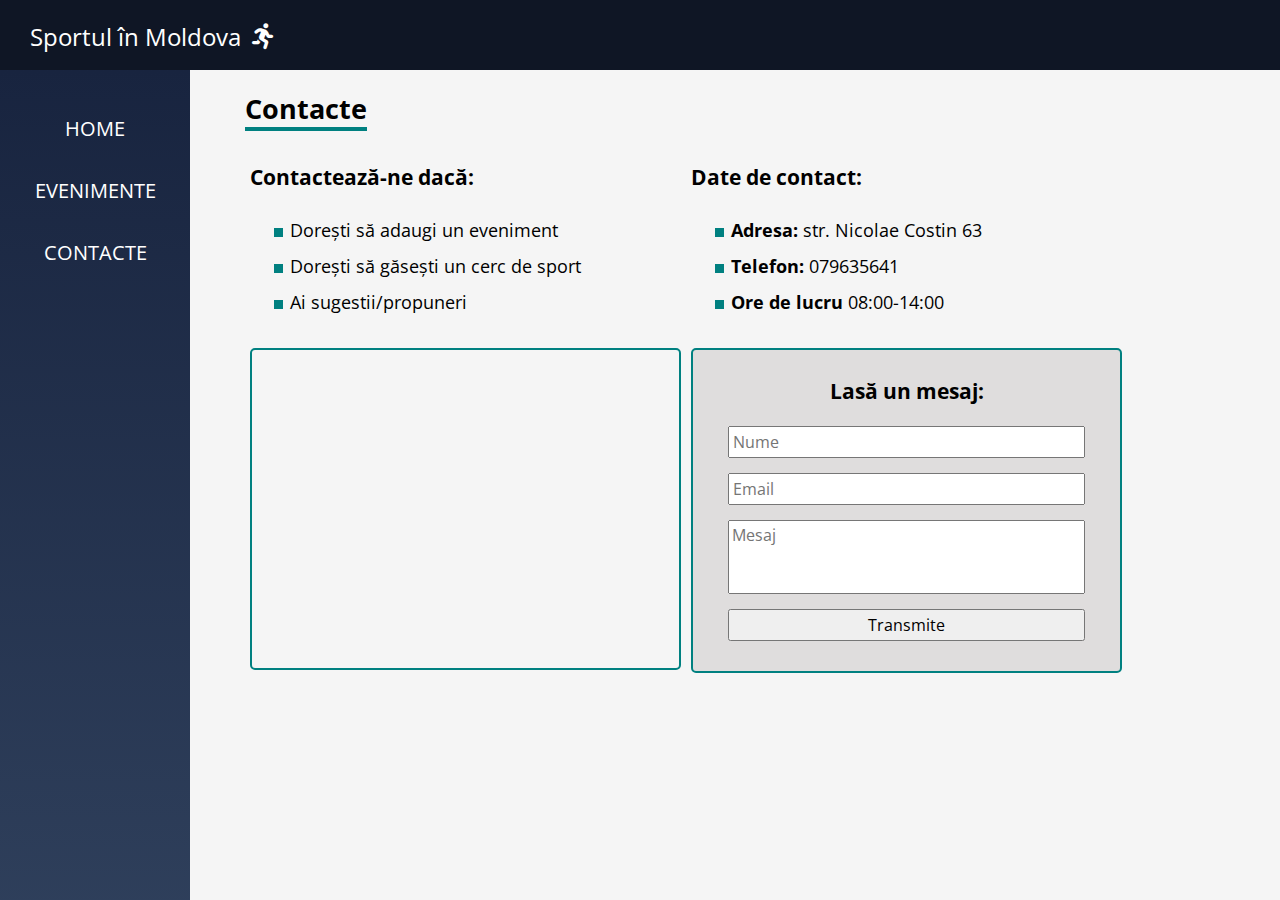
<file: pages/contacte.html>
<!DOCTYPE html>
<html>
    <head>
        <meta charset="UTF-8" />
        <link rel="stylesheet" type="text/css" href="../css/style.css" />
        <meta name="viewport" content="width=device-width, initial-scale=1.0" />
        <link rel="stylesheet" href="https://cdnjs.cloudflare.com/ajax/libs/font-awesome/5.15.2/css/all.min.css" />
        <title>Sportul în Moldova</title>

    </head>

    <body>

        <header>
            <a href="../index.html">
                Sportul în Moldova
                <i class="fas fa-running logo"></i>
            </a>

            <i id="menu-btn" class="fas fa-bars" onclick="show()"></i>

        </header>

        <div class="page-container">

            <aside id="side-menu">
                <a href="../index.html">Home</a>
                <a href="evenimente.html">Evenimente</a>
                <a href="contacte.html">Contacte</a>

            </aside>

            <main>
                <h2 class="title">Contacte</h2>

                <div class="row">

                    <div class="col-50">
                        <h3>Contactează-ne dacă:</h3>

                        <ul class="contact-list">
                            <li>Dorești să adaugi un eveniment</li>
                            <li>Dorești să găsești un cerc de sport</li>
                            <li>Ai sugestii/propuneri</li>
                        </ul>

                    </div>

                    <div class="col-50">
                        <h3>Date de contact:</h3>

                        <ul class="contact-list">
                            <li><b>Adresa:</b> str. Nicolae Costin 63</li>
                            <li><b>Telefon:</b> 079635641</li>
                            <li><b>Ore de lucru</b> 08:00-14:00</li>
                        </ul>
                    </div>
                </div>

                <div class="row">
                    <div class="col-50">
                        <iframe class="map" 
                        src="https://www.google.com/maps/embed?pb=!1m18!1m12!1m3!1d10876.181776958021!2d28.764434222119604!3d47.03933906360716!2m3!1f0!2f0!3f0!3m2!1i1024!2i768!4f13.1!3m3!1m2!1s0x40c97df611657e79%3A0xa19c5139d6e43dbe!2sStrada%20Nicolae%20H.%20Costin%2063%2C%20Chi%C8%99in%C4%83u%2C%20Moldova!5e0!3m2!1sro!2s!4v1716724554522!5m2!1sro!2s" 
                        allowfullscreen="" loading="lazy" referrerpolicy="no-referrer-when-downgrade"></iframe>
                    </div>

                    <div class="col-50">
                        <div class="contact-form">
                            <form>
                                <h3 class="centered">Lasă un mesaj:</h3>
                                <input type="text" placeholder="Nume" required />
                                <input type="email" placeholder="Email" required/>
                                <textarea rows="3" placeholder="Mesaj" required></textarea>
                                <input type="submit" value="Transmite" />
                            </form>

                        </div>
                    </div>

                </div>


            </main>


        </div>
        
        <script src="../js/main.js"></script>
    </body>
</html>
</file>
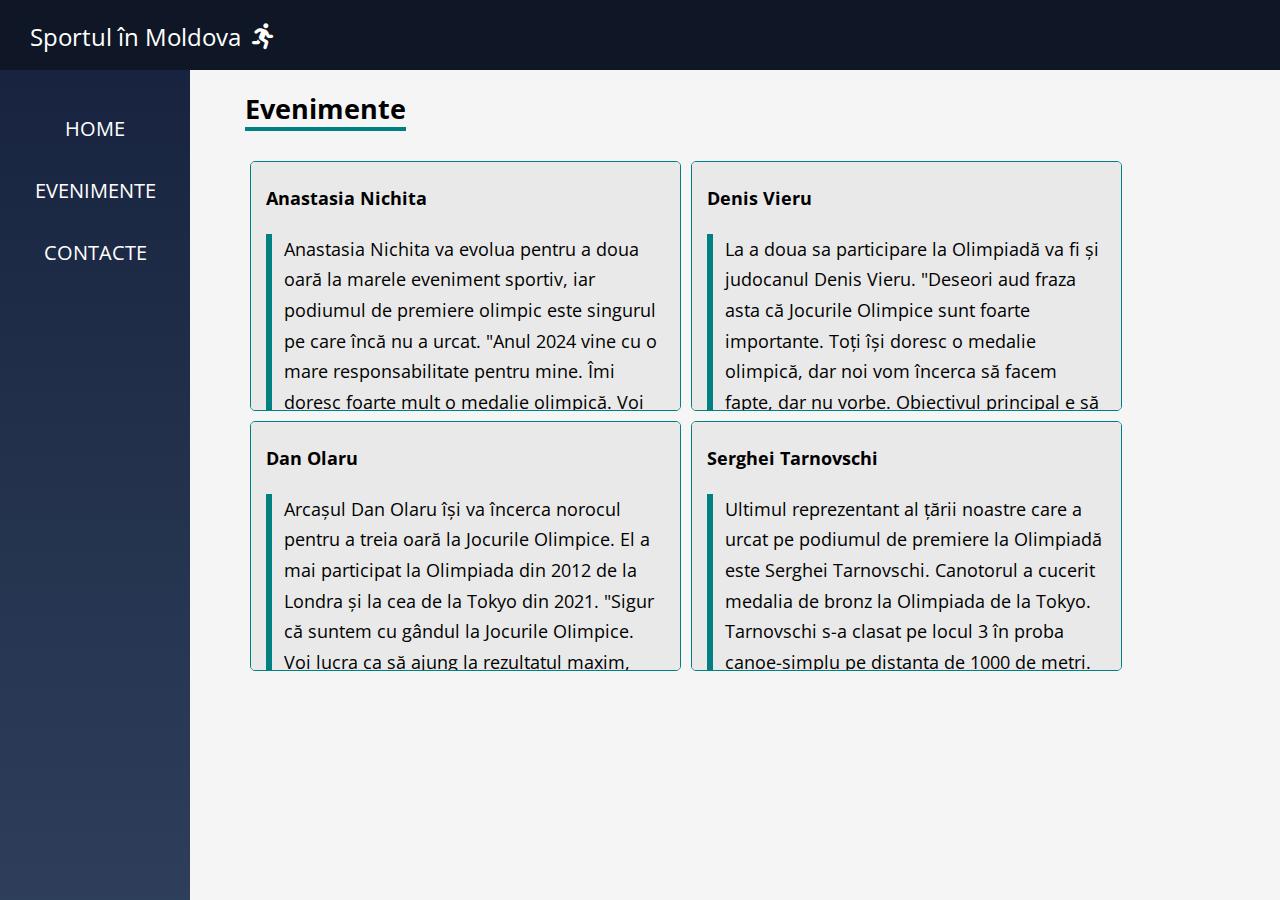
<file: pages/evenimente.html>
<!DOCTYPE html>
<html>
    <head>
        <meta charset="UTF-8" />
        <link rel="stylesheet" type="text/css" href="../css/style.css" />
        <meta name="viewport" content="width=device-width, initial-scale=1.0" />
        <link rel="stylesheet" href="https://cdnjs.cloudflare.com/ajax/libs/font-awesome/5.15.2/css/all.min.css" />
        <title>Sportul în Moldova</title>

    </head>

    <body>

        <header>
            <a href="../index.html">
                Sportul în Moldova
                <i class="fas fa-running logo"></i>
            </a>

            <i id="menu-btn" class="fas fa-bars" onclick="show()"></i>

        </header>

        <div class="page-container">

            <aside id="side-menu">
                <a href="../index.html">Home</a>
                <a href="evenimente.html">Evenimente</a>
                <a href="contacte.html">Contacte</a>

            </aside>

            <main>
                <h2 class="title">Evenimente</h2>

                <div class="row row-event">
                    <div class="col-50 ">
                        <div class="event">
                        <h4>Anastasia Nichita</h4>
                        <p>
                            Anastasia Nichita va evolua pentru a doua oară la marele eveniment sportiv, iar podiumul de premiere olimpic este singurul pe care încă nu a urcat. 
                            "Anul 2024 vine cu o mare responsabilitate pentru mine. Îmi doresc foarte mult o medalie olimpică. Voi face tot posibilul și tot ce depinde de mine ca să nu mă întorc cu regrete acasă.", a declarat luptătoarea Anastasia Nichita
                        </p>
                    </div>
                 </div>   

                 <div class="col-50 ">
                    <div class="event">
                    <h4>Denis Vieru</h4>
                    <p>
                        La a doua sa participare la Olimpiadă va fi și judocanul Denis Vieru.
                        "Deseori aud fraza asta că Jocurile Olimpice sunt foarte importante. Toți își doresc o medalie olimpică, dar noi vom încerca să facem fapte, dar nu vorbe. Obiectivul principal e să evoluez superb, să am emoții pozitive și să mă întorc cu o dispoziție cât mai bună de la competiții.", a menționat judocanul Denis Vieru
                    </p>
                </div>
             </div>    

                </div>

                
                <div class="row row-event">
                    <div class="col-50 ">
                        <div class="event">
                        <h4>Dan Olaru</h4>
                        <p>
                            Arcașul Dan Olaru își va încerca norocul pentru a treia oară la Jocurile Olimpice. El a mai participat la Olimpiada din 2012 de la Londra și la cea de la Tokyo din 2021.
                            "Sigur că suntem cu gândul la Jocurile OIimpice. Voi lucra ca să ajung la rezultatul maxim, atunci, la Olimpiadă. Obiectivul principal - Jocurile Olimpice. Vreau să obțin un rezultat frumos. Și competițiile care vor fi înaintea Olimpiadei contează foarte mult. Trebuie să obțin rezultate bune pentru ca să simt încrederea că voi putea și la Paris.", a spus arcașul Dan Olaru
                        </p>
                    </div>
                 </div>   

                 <div class="col-50 ">
                    <div class="event">
                    <h4>Serghei Tarnovschi</h4>
                    <p>
                        Ultimul reprezentant al țării noastre care a urcat pe podiumul de premiere la Olimpiadă este Serghei Tarnovschi. Canotorul a cucerit medalia de bronz la Olimpiada de la Tokyo. Tarnovschi s-a clasat pe locul 3 în proba canoe-simplu pe distanța de 1000 de metri. Acum, sportivul "tricolor" visează la "aurul" olimpic.
                        "Anul 2023 nu a fost cel mai bun, dar nici cel mai rău pentru mine. Am obținut rezultate bune, medalie la Jocurile Europene, medalie la Cupa Mondială, dar și la Campionatul Mondial. Plus că m-am calificat pentru Olimpiadă. În mare parte anul a decurs bine, dar ne vom strădui că în noul an să fie și mai bine. Principalul obiectiv este medalia de aur la Jocurile Olimpice.", a afirmat canotorul Serghei Tarnovschi
                    </p>
                </div>
             </div>    

                </div>
            </main>


        </div>
        
        <script src="../js/main.js"></script>
    </body>
</html>
</file>
<file: css/style.css>
@import url('https://fonts.googleapis.com/css2?family=Noto+Sans:ital,wght@0,100..900;1,100..900&family=Open+Sans:ital,wght@0,300..800;1,300..800&display=swap');

*{
    box-sizing: border-box;
}

::-webkit-scrollbar {
    width: 6px;
}

::-webkit-scrollbar-thumb {
    background: rgb(100, 99, 99);
    border-radius: 8px;
}

body {
    margin: 0;
    background-color: #f5f5f5;
    font-size: 18px;
    font-family: 'Open Sans', sans-serif;
}

header {
    height: 70px;
    background-color: #0f1625;
    position: fixed;
    width: 100%;
    padding-top: 20px;
    padding-left: 30px;
    font-size: 24px;
}

header a {
    color: white;
    text-decoration: none;

}

.page-container {
    min-height: 100vh;
    padding-top: 70px;
}

main {
    margin: 10px 10% 60px 220px;
    padding: 0px 25px ;
}

aside {
    width: 190px;
    height: 100vh;
    position: fixed;
    background: linear-gradient(to bottom, #18243f, #30415d  );
    padding-top: 10px;
    font-size: 20px;
}

aside a {
    display: block;
    color: white;
    text-transform: uppercase;
    text-decoration: none;
    text-align: center;
    margin-top: 35px;
}

.logo {
    margin-left: 5px;
    font-size: 26px;

}

p {
    line-height: 170%; border-left: 6px solid #008080;
    padding-left: 12px;
}


[class^="col-"] {
    float: left;
    padding: 5px;
}

.col-10 { width: 10%; }
.col-20 { width: 20%; }
.col-30 { width: 30%; }
.col-40 { width: 40%; }
.col-50 { width: 50%; }
.col-60 { width: 60%; }
.col-70 { width: 70%; }
.col-80 { width: 80%; }
.col-90 { width: 90%; }
.col-100 { width: 100%; }

.title {
    border-bottom: 4px solid #008080;
    margin-bottom: 5px;
    margin-top: 10px;
    display: inline-block;
}

.video1 {
    display: block;
    max-height: 50vh;
    margin: 40px auto;
    max-width: 100%;
    border-radius: 8px;
    
}

.gallery {
    display: flex;
    justify-content: space-around;
    flex-wrap: wrap;
    margin-top: 40px;
}

.gallery img {
    width: 200px;
    height: 200px;
    object-fit: cover;
    border-radius: 5px;
    transition: all 0.3;
}

.gallery img:hover {
    transform: scale(1.05);
    transition: all 0.3;
}

.row-event {
    margin-top: 20px;
}

.event {
    padding: 0px 15px 15px 15px;
    background-color: #e9e9e9;
    border-radius: 5px;
    border: 1px solid #008080;
    height: 250px; 
    overflow-y: scroll;
}

.contact-list {
    line-height: 200%;
    list-style: linear-gradient(#008080, #008080);
}

.map {
    width: 100%;
    max-width: 480px;
    height: 322px;
    border-radius: 5px;
    border: 2px solid #008080;
}

.centered {
    text-align: center;
}

.contact-form {
    background-color: rgb(223, 221, 221);
    border-radius: 5px;
    border: 2px solid #008080;
   max-width: 480px;
   padding: 5px 15px 30px 15px ;
}

.contact-form input, .contact-form textarea {
    display: block;
    width: 90%;
    margin: 15px auto 0px auto;
    resize: none;
    font-family: inherit;
    padding: 3px;
    font-size: 16px;
}

#menu-btn {
    color: white;
    font-size: 27px;
    position: absolute;
    top: 22px;
    right: 25px;
    display: none;
}

.show {
    display: block !important;
}

@media (max-width: 768px) {

    body {
        font-size: 16px;
    }

    [class^="col-"] {
        width: 100%;
    }

    main {
        margin: 0px;
        padding: 10px 15px 20px 15px;
    }

    aside {
        display: none;
        height: auto;
        width: 100%;
        padding-top: 0px;
        padding-bottom: 25px;
    }

    .gallery img {
        width: 130px;
        height: 130px;
    }

    #menu-btn {
        display: block;
    }


}
</file>
